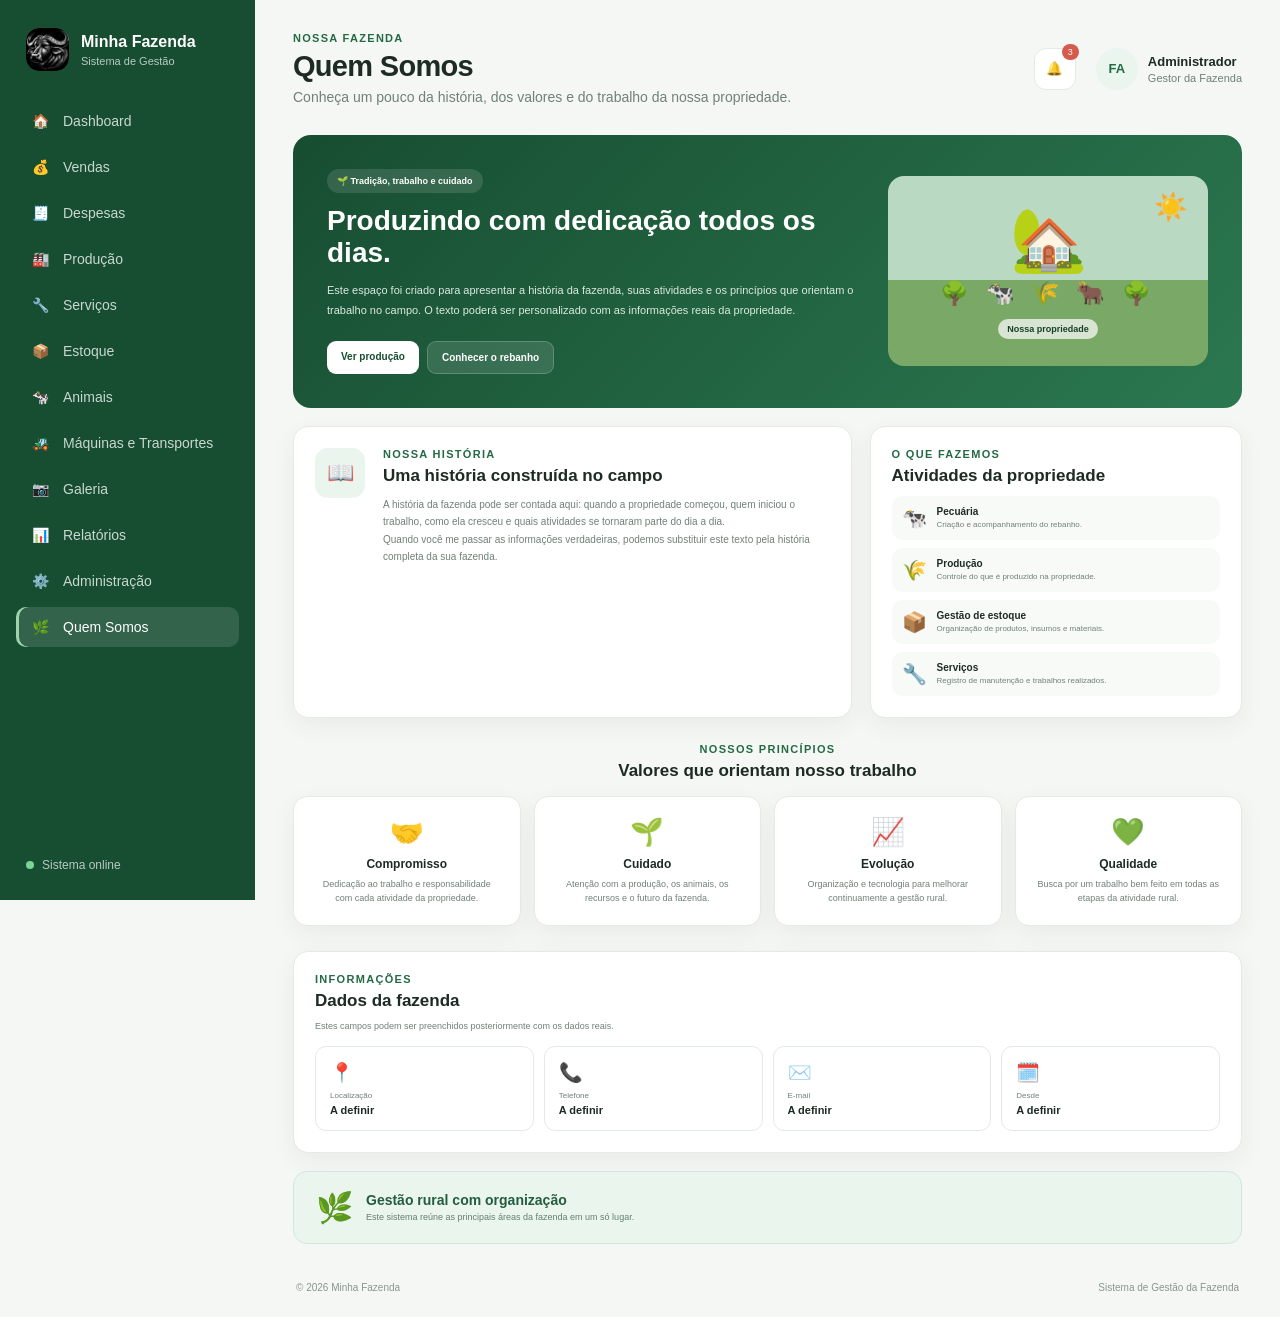
<file: quem-somos.html>
<!DOCTYPE html>
<html lang="pt-BR">
<head>
<meta charset="UTF-8">
<meta name="viewport" content="width=device-width,initial-scale=1.0">
<title>Quem Somos - Minha Fazenda</title>
<link rel="stylesheet" href="Css/style.css">
<link rel="stylesheet" href="Css/quem-somos.css">
</head>
<body>
<div class="app">
<aside class="sidebar">
  <div class="brand"><div class="brand-icon"><img src="img/logo-fazenda.png" alt="Logotipo da Fazenda"></div><div><strong>Minha Fazenda</strong><span>Sistema de Gestão</span></div></div>
  <nav class="menu">
    <a class="menu-item" href="index.html"><span>🏠</span> Dashboard</a>
    <a class="menu-item" href="vendas.html"><span>💰</span> Vendas</a>
    <a class="menu-item" href="despesas.html"><span>🧾</span> Despesas</a><a class="menu-item" href="producao.html"><span>🏭</span> Produção</a>
    <a class="menu-item" href="servicos.html"><span>🔧</span> Serviços</a>
    <a class="menu-item" href="estoque.html"><span>📦</span> Estoque</a>
    <a class="menu-item" href="gado.html"><span>🐄</span> Animais</a>
<a class="menu-item" href="maquinas.html"><span>🚜</span> Máquinas e Transportes</a>
    <a class="menu-item" href="galeria.html"><span>📷</span> Galeria</a>
<a class="menu-item" href="relatorios.html"><span>📊</span> Relatórios</a>
<a class="menu-item" href="administracao.html"><span>⚙️</span> Administração</a>
    <a class="menu-item active" href="quem-somos.html"><span>🌿</span> Quem Somos</a>
  </nav>
  <div class="sidebar-footer"><div class="status-dot"></div>Sistema online</div>
</aside>

<main class="main">
<header class="topbar">
  <div><p class="eyebrow">NOSSA FAZENDA</p><h1>Quem Somos</h1><p class="subtitle">Conheça um pouco da história, dos valores e do trabalho da nossa propriedade.</p></div>
  <div class="top-actions"><button class="icon-btn">🔔<span class="notification">3</span></button><div class="profile"><div class="avatar">FA</div><div><strong>Administrador</strong><span>Gestor da Fazenda</span></div></div></div>
</header>

<section class="hero-about">
  <div class="hero-copy">
    <span class="hero-tag">🌱 Tradição, trabalho e cuidado</span>
    <h2>Produzindo com dedicação todos os dias.</h2>
    <p>Este espaço foi criado para apresentar a história da fazenda, suas atividades e os princípios que orientam o trabalho no campo. O texto poderá ser personalizado com as informações reais da propriedade.</p>
    <div class="hero-actions"><a href="producao.html" class="about-btn primary">Ver produção</a><a href="gado.html" class="about-btn secondary">Conhecer o rebanho</a></div>
  </div>
  <div class="farm-visual"><div class="sun">☀️</div><div class="farm-icon">🏡</div><div class="animals">🌳 🐄 🌾 🐂 🌳</div><span>Nossa propriedade</span></div>
</section>

<section class="about-grid">
  <article class="panel story">
    <div class="section-icon">📖</div>
    <div><p class="eyebrow">NOSSA HISTÓRIA</p><h2>Uma história construída no campo</h2>
    <p>A história da fazenda pode ser contada aqui: quando a propriedade começou, quem iniciou o trabalho, como ela cresceu e quais atividades se tornaram parte do dia a dia.</p>
    <p>Quando você me passar as informações verdadeiras, podemos substituir este texto pela história completa da sua fazenda.</p></div>
  </article>
  <article class="panel activities">
    <p class="eyebrow">O QUE FAZEMOS</p><h2>Atividades da propriedade</h2>
    <div class="activity-list">
      <div><span>🐄</span><div><strong>Pecuária</strong><small>Criação e acompanhamento do rebanho.</small></div></div>
      <div><span>🌾</span><div><strong>Produção</strong><small>Controle do que é produzido na propriedade.</small></div></div>
      <div><span>📦</span><div><strong>Gestão de estoque</strong><small>Organização de produtos, insumos e materiais.</small></div></div>
      <div><span>🔧</span><div><strong>Serviços</strong><small>Registro de manutenção e trabalhos realizados.</small></div></div>
    </div>
  </article>
</section>

<section class="values-section">
  <div class="section-heading"><p class="eyebrow">NOSSOS PRINCÍPIOS</p><h2>Valores que orientam nosso trabalho</h2></div>
  <div class="values-grid">
    <div class="value-card"><span>🤝</span><h3>Compromisso</h3><p>Dedicação ao trabalho e responsabilidade com cada atividade da propriedade.</p></div>
    <div class="value-card"><span>🌱</span><h3>Cuidado</h3><p>Atenção com a produção, os animais, os recursos e o futuro da fazenda.</p></div>
    <div class="value-card"><span>📈</span><h3>Evolução</h3><p>Organização e tecnologia para melhorar continuamente a gestão rural.</p></div>
    <div class="value-card"><span>💚</span><h3>Qualidade</h3><p>Busca por um trabalho bem feito em todas as etapas da atividade rural.</p></div>
  </div>
</section>

<section class="panel info-panel">
  <div class="section-heading left"><p class="eyebrow">INFORMAÇÕES</p><h2>Dados da fazenda</h2><p>Estes campos podem ser preenchidos posteriormente com os dados reais.</p></div>
  <div class="info-grid">
    <div><span>📍</span><small>Localização</small><strong>A definir</strong></div>
    <div><span>📞</span><small>Telefone</small><strong>A definir</strong></div>
    <div><span>✉️</span><small>E-mail</small><strong>A definir</strong></div>
    <div><span>🗓️</span><small>Desde</small><strong>A definir</strong></div>
  </div>
</section>

<section class="closing-banner"><span>🌿</span><div><h2>Gestão rural com organização</h2><p>Este sistema reúne as principais áreas da fazenda em um só lugar.</p></div></section>

<footer><span>© 2026 Minha Fazenda</span><span>Sistema de Gestão da Fazenda</span></footer>
</main>
</div>
</body>
</html>
</file>
<file: Css/style.css>
* {
  box-sizing: border-box;
  margin: 0;
  padding: 0;
}

:root {
  --green: #246b45;
  --green-dark: #174d31;
  --green-light: #eaf5ee;
  --bg: #f5f7f5;
  --card: #ffffff;
  --text: #1e2b24;
  --muted: #718078;
  --border: #e4eae6;
  --shadow: 0 8px 25px rgba(28, 54, 40, .06);
}

body {
  font-family: Inter, Arial, sans-serif;
  background: var(--bg);
  color: var(--text);
}

a { text-decoration: none; color: inherit; }

.app {
  min-height: 100vh;
  display: flex;
}

.sidebar {
  width: 255px;
  background: var(--green-dark);
  color: white;
  min-height: 100vh;
  padding: 24px 16px;
  display: flex;
  flex-direction: column;
  position: fixed;
  left: 0;
  top: 0;
  bottom: 0;
}

.brand {
  display: flex;
  gap: 12px;
  align-items: center;
  padding: 4px 10px 30px;
}

.brand-icon {
  width: 43px;
  height: 43px;
  display: grid;
  place-items: center;
  background: rgba(255,255,255,.13);
  border-radius: 13px;
  font-size: 22px;
}

.brand strong, .brand span {
  display: block;
}

.brand strong { font-size: 16px; }
.brand span { color: #b8cdbf; font-size: 11px; margin-top: 4px; }

.menu {
  display: grid;
  gap: 6px;
}

.menu-item {
  display: flex;
  align-items: center;
  gap: 13px;
  padding: 12px 14px;
  border-radius: 10px;
  color: #c9d8ce;
  font-size: 14px;
  transition: .2s;
}

.menu-item:hover, .menu-item.active {
  background: rgba(255,255,255,.12);
  color: #fff;
}

.menu-item.active {
  box-shadow: inset 3px 0 #9fd3ae;
}

.menu-item span { width: 20px; text-align: center; }

.sidebar-footer {
  margin-top: auto;
  color: #b7cbbd;
  font-size: 12px;
  padding: 15px 10px 4px;
  display: flex;
  align-items: center;
  gap: 8px;
}

.status-dot {
  width: 8px;
  height: 8px;
  border-radius: 50%;
  background: #78d497;
}

.main {
  margin-left: 255px;
  width: calc(100% - 255px);
  padding: 32px 38px 24px;
}

.topbar {
  display: flex;
  justify-content: space-between;
  align-items: center;
  margin-bottom: 30px;
}

.eyebrow {
  color: var(--green);
  font-size: 11px;
  font-weight: 800;
  letter-spacing: 1.3px;
  margin-bottom: 6px;
}

h1 { font-size: 29px; letter-spacing: -.7px; }
.subtitle { color: var(--muted); margin-top: 6px; font-size: 14px; }

.top-actions {
  display: flex;
  align-items: center;
  gap: 20px;
}

.icon-btn {
  width: 42px;
  height: 42px;
  border: 1px solid var(--border);
  background: white;
  border-radius: 12px;
  cursor: pointer;
  position: relative;
}

.notification {
  position: absolute;
  right: -4px;
  top: -5px;
  background: #d55b4d;
  color: white;
  font-size: 9px;
  border-radius: 20px;
  padding: 3px 6px;
}

.profile {
  display: flex;
  gap: 10px;
  align-items: center;
}

.avatar {
  width: 42px;
  height: 42px;
  border-radius: 50%;
  background: var(--green-light);
  color: var(--green);
  display: grid;
  place-items: center;
  font-weight: 800;
  font-size: 13px;
}

.profile strong, .profile span { display: block; }
.profile strong { font-size: 13px; }
.profile span { color: var(--muted); font-size: 11px; margin-top: 3px; }

.cards {
  display: grid;
  grid-template-columns: repeat(4, 1fr);
  gap: 16px;
  margin-bottom: 18px;
}

.stat-card {
  background: var(--card);
  border: 1px solid var(--border);
  border-radius: 15px;
  padding: 20px;
  display: flex;
  gap: 14px;
  align-items: center;
  box-shadow: var(--shadow);
}

.stat-icon {
  min-width: 48px;
  height: 48px;
  display: grid;
  place-items: center;
  border-radius: 13px;
  font-size: 21px;
}

.stat-icon.green { background: #e8f5ec; }
.stat-icon.orange { background: #fff3e2; }
.stat-icon.blue { background: #e9f2fb; }
.stat-icon.purple { background: #f0ebfb; }

.stat-card span, .stat-card small { display: block; color: var(--muted); }
.stat-card span { font-size: 12px; }
.stat-card strong { display: block; font-size: 21px; margin: 5px 0; }
.stat-card small { font-size: 10px; }

.content-grid {
  display: grid;
  grid-template-columns: 1.35fr .85fr;
  gap: 18px;
}

.panel {
  background: var(--card);
  border: 1px solid var(--border);
  border-radius: 15px;
  padding: 21px;
  box-shadow: var(--shadow);
}

.panel.large { min-height: 290px; }

.panel-header {
  display: flex;
  justify-content: space-between;
  align-items: flex-start;
  margin-bottom: 20px;
}

.panel h2 { font-size: 16px; }
.panel-header p { color: var(--muted); font-size: 11px; margin-top: 4px; }

.panel select {
  border: 1px solid var(--border);
  background: white;
  border-radius: 8px;
  padding: 7px 10px;
  color: var(--muted);
  font-size: 11px;
}

.link {
  color: var(--green);
  font-size: 11px;
  font-weight: 700;
}

.finance-summary {
  display: grid;
  grid-template-columns: repeat(3, 1fr);
  gap: 10px;
}

.finance-summary div {
  padding: 12px;
  background: #f8faf8;
  border-radius: 10px;
}

.finance-summary span {
  display: block;
  font-size: 10px;
  color: var(--muted);
}

.finance-summary strong {
  display: block;
  margin-top: 5px;
  font-size: 16px;
}

.chart {
  height: 130px;
  margin-top: 20px;
  border-bottom: 1px solid var(--border);
  position: relative;
  background: repeating-linear-gradient(to bottom, transparent 0, transparent 31px, #eef2ef 32px);
}

.chart-line {
  position: absolute;
  left: 5%;
  right: 5%;
  top: 60px;
  height: 2px;
  background: #8cb99b;
  transform: rotate(-2deg);
  opacity: .6;
}

.chart-labels {
  position: absolute;
  bottom: -20px;
  width: 100%;
  display: flex;
  justify-content: space-between;
  color: #8a9690;
  font-size: 9px;
}

.donut-area {
  display: flex;
  align-items: center;
  justify-content: center;
  gap: 28px;
  padding-top: 10px;
}

.donut {
  width: 145px;
  height: 145px;
  border-radius: 50%;
  background: conic-gradient(#dce9df 0deg 360deg);
  display: grid;
  place-items: center;
}

.donut > div {
  width: 100px;
  height: 100px;
  background: white;
  border-radius: 50%;
  display: grid;
  place-items: center;
  align-content: center;
  text-align: center;
  font-size: 20px;
  font-weight: 800;
}

.donut small { color: var(--muted); font-size: 9px; font-weight: 400; }

.legend { display: grid; gap: 13px; min-width: 130px; }
.legend div { font-size: 11px; display: flex; align-items: center; gap: 7px; }
.legend b { margin-left: auto; }
.dot { width: 8px; height: 8px; border-radius: 50%; display: inline-block; }
.cow { background: #6a9f7c; }
.ox { background: #e0a75c; }
.calf { background: #7c9fd0; }
.heifer { background: #aa87c8; }

.quick-actions { display: grid; gap: 9px; }
.quick-actions a {
  display: flex;
  align-items: center;
  gap: 12px;
  padding: 11px;
  border: 1px solid #edf1ee;
  border-radius: 10px;
  transition: .2s;
}
.quick-actions a:hover { border-color: #bdd4c3; background: #fbfdfb; }
.quick-actions a > span { font-size: 18px; }
.quick-actions strong, .quick-actions small { display: block; }
.quick-actions strong { font-size: 12px; }
.quick-actions small { font-size: 10px; color: var(--muted); margin-top: 3px; }

.empty-state {
  min-height: 185px;
  display: flex;
  flex-direction: column;
  align-items: center;
  justify-content: center;
  text-align: center;
  color: var(--muted);
}
.empty-state div { font-size: 30px; margin-bottom: 9px; }
.empty-state strong { color: var(--text); font-size: 13px; }
.empty-state p { max-width: 420px; font-size: 11px; margin-top: 6px; line-height: 1.5; }

footer {
  display: flex;
  justify-content: space-between;
  color: #8a9690;
  font-size: 10px;
  padding: 20px 3px 0;
}

@media (max-width: 1050px) {
  .cards { grid-template-columns: repeat(2, 1fr); }
  .content-grid { grid-template-columns: 1fr; }
}

@media (max-width: 750px) {
  .sidebar {
    position: static;
    width: 100%;
    min-height: auto;
  }
  .app { display: block; }
  .menu { grid-template-columns: repeat(2, 1fr); }
  .main { margin-left: 0; width: 100%; padding: 24px 16px; }
  .topbar { align-items: flex-start; gap: 20px; }
  .profile { display: none; }
}

@media (max-width: 520px) {
  .cards { grid-template-columns: 1fr; }
  .topbar { display: block; }
  .top-actions { margin-top: 15px; }
  .menu { grid-template-columns: 1fr; }
  .finance-summary { grid-template-columns: 1fr; }
}


/* Logotipo da fazenda */
.brand-icon{
  overflow:hidden;
  display:flex;
  align-items:center;
  justify-content:center;
}
.brand-icon img{
  width:100%;
  height:100%;
  object-fit:cover;
  display:block;
  border-radius:inherit;
}

/* Dashboard integrado - movimentações recentes */
.dashboard-movements{display:flex;flex-direction:column}
.dashboard-movement{display:flex;align-items:center;justify-content:space-between;gap:18px;padding:14px 4px;border-bottom:1px solid var(--border)}
.dashboard-movement:last-child{border-bottom:0}
.dashboard-movement>div{display:flex;flex-direction:column;gap:4px}
.dashboard-movement>div:last-child{text-align:right}
.dashboard-movement span{font-size:12px;color:var(--muted)}
@media(max-width:650px){.dashboard-movement{align-items:flex-start}.dashboard-movement>div:last-child{text-align:right}}
.summary-grid{display:grid;grid-template-columns:repeat(2,minmax(0,1fr));gap:8px}.summary-grid>div{display:flex;align-items:center;justify-content:space-between;gap:10px;border:1px solid #edf1ee;background:#fbfcfb;border-radius:10px;padding:9px 10px}.summary-grid span{font-size:10px;color:var(--muted)}.summary-grid b{font-size:13px;color:var(--text)}.summary-grid.compact{grid-template-columns:1fr}.animal-summary-panel,.machine-summary-panel{align-self:start}@media(max-width:1050px){.summary-grid{grid-template-columns:repeat(3,minmax(0,1fr))}.summary-grid.compact{grid-template-columns:repeat(3,minmax(0,1fr))}}@media(max-width:650px){.summary-grid,.summary-grid.compact{grid-template-columns:repeat(2,minmax(0,1fr))}}
</file>
<file: Css/quem-somos.css>
.hero-about{background:linear-gradient(135deg,#174d31,#2b7850);border-radius:18px;color:#fff;padding:34px;display:grid;grid-template-columns:1.25fr .75fr;gap:28px;align-items:center;margin-bottom:18px;overflow:hidden}.hero-copy h2{font-size:28px;line-height:1.15;margin:12px 0}.hero-copy p{font-size:11px;line-height:1.8;color:#dbeadf;max-width:620px}.hero-tag{display:inline-block;background:rgba(255,255,255,.12);padding:7px 10px;border-radius:20px;font-size:9px;font-weight:800}.hero-actions{display:flex;gap:8px;margin-top:20px}.about-btn{text-decoration:none;border-radius:9px;padding:10px 14px;font-size:10px;font-weight:800}.about-btn.primary{background:#fff;color:#174d31}.about-btn.secondary{background:rgba(255,255,255,.12);color:#fff;border:1px solid rgba(255,255,255,.2)}.farm-visual{min-height:190px;border-radius:16px;background:linear-gradient(#b9d9c3 0 55%,#79a867 55%);display:flex;flex-direction:column;justify-content:center;align-items:center;position:relative;color:#173f2b}.farm-visual .sun{position:absolute;top:15px;right:20px;font-size:27px}.farm-icon{font-size:62px}.animals{font-size:23px;letter-spacing:5px;margin-top:4px}.farm-visual>span{font-size:9px;font-weight:800;margin-top:12px;background:rgba(255,255,255,.7);padding:5px 9px;border-radius:20px}.about-grid{display:grid;grid-template-columns:1.2fr .8fr;gap:18px;margin-bottom:18px}.story{display:flex;gap:18px}.section-icon{width:50px;height:50px;min-width:50px;background:var(--green-light);border-radius:13px;display:grid;place-items:center;font-size:22px}.story h2,.activities h2,.section-heading h2{font-size:17px;margin:4px 0 10px}.story p:not(.eyebrow){font-size:10px;line-height:1.75;color:var(--muted)}.activity-list{display:grid;gap:8px}.activity-list>div{display:flex;gap:10px;align-items:center;background:#f8faf8;border-radius:10px;padding:10px}.activity-list>div>span{font-size:20px}.activity-list strong,.activity-list small{display:block}.activity-list strong{font-size:10px}.activity-list small{font-size:8px;color:var(--muted);margin-top:3px}.values-section{margin:25px 0}.section-heading{text-align:center;margin-bottom:15px}.section-heading.left{text-align:left}.section-heading p:not(.eyebrow){font-size:9px;color:var(--muted)}.values-grid{display:grid;grid-template-columns:repeat(4,1fr);gap:13px}.value-card{background:#fff;border:1px solid var(--border);border-radius:14px;padding:19px;text-align:center;box-shadow:var(--shadow)}.value-card>span{font-size:27px}.value-card h3{font-size:12px;margin:9px 0 6px}.value-card p{font-size:9px;color:var(--muted);line-height:1.6;margin:0}.info-panel{margin-bottom:18px}.info-grid{display:grid;grid-template-columns:repeat(4,1fr);gap:10px}.info-grid>div{border:1px solid var(--border);border-radius:11px;padding:14px}.info-grid>div>span{font-size:19px;display:block;margin-bottom:7px}.info-grid small,.info-grid strong{display:block}.info-grid small{font-size:8px;color:var(--muted)}.info-grid strong{font-size:11px;margin-top:4px}.closing-banner{background:#eaf5ee;border:1px solid #d2e7d9;border-radius:14px;padding:18px 22px;display:flex;gap:13px;align-items:center;margin-bottom:18px}.closing-banner>span{font-size:30px}.closing-banner h2{font-size:14px;margin:0 0 4px;color:#245d3d}.closing-banner p{font-size:9px;color:#62806d;margin:0}@media(max-width:1000px){.hero-about,.about-grid{grid-template-columns:1fr}.values-grid,.info-grid{grid-template-columns:repeat(2,1fr)}}@media(max-width:600px){.hero-about{padding:23px}.hero-copy h2{font-size:22px}.values-grid,.info-grid{grid-template-columns:1fr}.story{flex-direction:column}}
</file>
